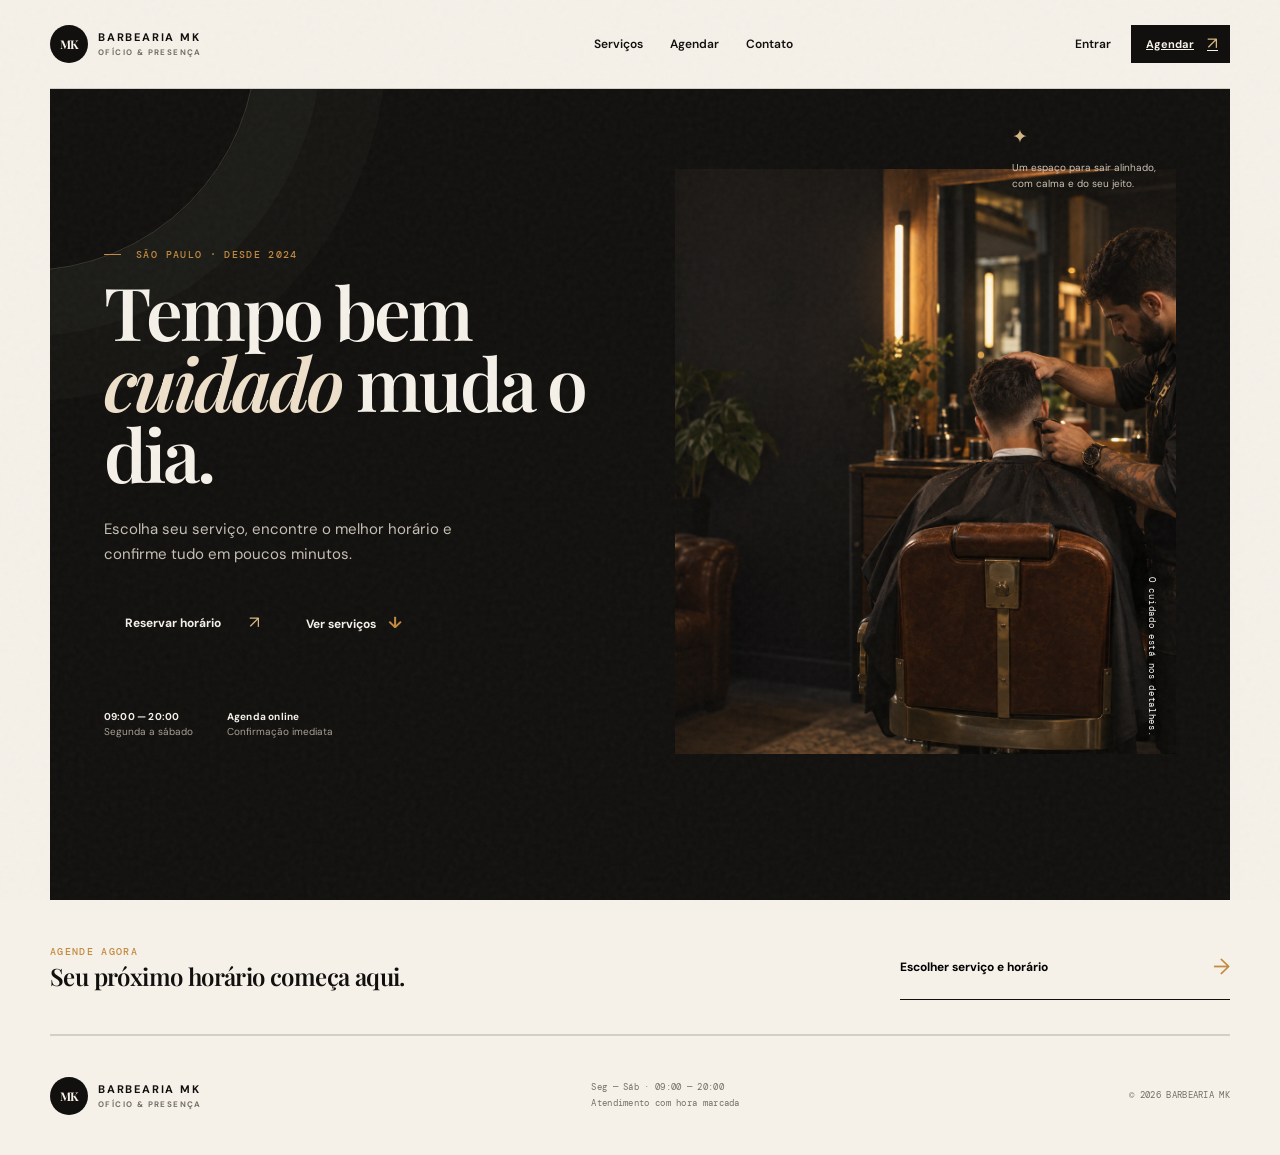
<file: src/main/resources/static/index.html>
<!doctype html>
<html lang="pt-BR">
<head>
  <meta charset="UTF-8" />
  <meta name="viewport" content="width=device-width, initial-scale=1" />
  <meta name="theme-color" content="#11100e" />
  <meta name="description" content="Agende seu horário na Barbearia MK." />
  <link rel="preconnect" href="https://fonts.googleapis.com" />
  <link rel="preconnect" href="https://fonts.gstatic.com" crossorigin />
  <link href="https://fonts.googleapis.com/css2?family=DM+Mono:wght@400;500&family=DM+Sans:wght@400;500;600;700&family=Playfair+Display:ital,wght@0,600;0,700;1,600&display=swap" rel="stylesheet" />
  <link rel="icon" type="image/svg+xml" href="favicon.svg" />
  <link rel="stylesheet" href="styles.css" />
  <link rel="stylesheet" href="pix-payment.css" />
  <title>MK — Barbearia</title>
</head>
<body class="page-home" data-page="home">
  <div class="noise" aria-hidden="true"></div>
  <header class="site-header shell">
    <a class="brand" href="#inicio" aria-label="Barbearia MK, início"><span class="brand-monogram">MK</span><span><b>BARBEARIA MK</b><small>OFÍCIO &amp; PRESENÇA</small></span></a>
    <nav class="main-nav" aria-label="Navegação principal"><a href="servicos.html">Serviços</a><a href="agendar.html">Agendar</a><a href="contato.html">Contato</a></nav>
    <div class="header-actions"><a class="text-button" href="entrar.html">Entrar</a><a class="button button-small" href="agendar.html">Agendar <span>↗</span></a></div>
  </header>

  <main id="inicio">
    <section class="hero shell">
      <div class="hero-copy"><p class="eyebrow"><i></i> SÃO PAULO · DESDE 2024</p><h1>Tempo bem<br /><em>cuidado</em> muda o dia.</h1><p class="hero-lede">Escolha seu serviço, encontre o melhor horário e confirme tudo em poucos minutos.</p><div class="hero-actions"><button class="button booking-trigger" type="button">Reservar horário <span>↗</span></button><a class="quiet-link" href="#servicos">Ver serviços <span>↓</span></a></div><div class="hero-meta"><span><b>09:00 — 20:00</b>Segunda a sábado</span><span><b>Agenda online</b>Confirmação imediata</span></div></div>
      <figure class="hero-image"><img src="barbearia-mk-hero.png" alt="Barbeiro finalizando um corte em uma cadeira de couro" /><figcaption>O cuidado está nos detalhes.</figcaption></figure>
      <aside class="hero-note"><span class="note-star">✦</span><p>Um espaço para sair alinhado, com calma e do seu jeito.</p></aside>
    </section>
    <section class="availability shell" aria-label="Agendamento rápido"><div><p class="eyebrow">AGENDE AGORA</p><h2>Seu próximo horário começa aqui.</h2></div><button class="availability-call booking-trigger" type="button"><span>Escolher serviço e horário</span><b>→</b></button></section>
    <section class="services shell" id="servicos"><div class="section-title"><div><p class="eyebrow">A CASA</p><h2>O essencial,<br />feito com intenção.</h2></div><p>Serviços diretos, bons produtos e atenção completa ao seu tempo.</p></div><div class="service-grid" id="publicServices"><div class="service-loading">Carregando serviços disponíveis...</div></div><button class="quiet-link booking-trigger link-button" type="button">Montar meu atendimento <span>→</span></button></section>
    <section class="steps" id="como-funciona"><div class="shell steps-grid"><div><p class="eyebrow">SEM COMPLICAÇÃO</p><h2>Chegue bem.<br /><em>Saia melhor.</em></h2></div><ol><li><b>01</b><div><h3>Escolha seus serviços</h3><p>Combine corte, barba e acabamento em uma única reserva.</p></div></li><li><b>02</b><div><h3>Defina o melhor horário</h3><p>Veja os períodos disponíveis e confirme quando for mais conveniente.</p></div></li><li><b>03</b><div><h3>Conte com a MK</h3><p>Seu horário fica reservado. É só chegar e aproveitar.</p></div></li></ol></div></section>
    <section class="member-banner shell"><div><p class="eyebrow">JÁ É CLIENTE?</p><h2>Seu próximo horário<br />fica ainda mais simples.</h2></div><div><p>Entre para visualizar, reagendar ou cancelar seus agendamentos sem precisar preencher seus dados novamente.</p><button class="button button-light session-trigger" type="button">Acessar minha conta <span>↗</span></button></div></section>
  </main>
  <footer class="site-footer shell" id="contato"><a class="brand" href="#inicio"><span class="brand-monogram">MK</span><span><b>BARBEARIA MK</b><small>OFÍCIO &amp; PRESENÇA</small></span></a><div><p>Seg — Sáb · 09:00 — 20:00</p><p>Atendimento com hora marcada</p></div><p>© <span id="currentYear"></span> BARBEARIA MK</p></footer>

  <div class="modal-layer" id="modalLayer" aria-hidden="true">
    <section class="modal booking-modal" id="bookingModal" aria-labelledby="bookingTitle" role="dialog" aria-modal="true" hidden><button class="modal-close" type="button" data-close-modal aria-label="Fechar">×</button><div class="modal-intro"><p class="eyebrow">AGENDE SEU HORÁRIO</p><h2 id="bookingTitle">Vamos cuidar<br />do seu tempo.</h2><p>Selecione os serviços e um horário. A disponibilidade é confirmada no momento da reserva.</p><div class="booking-help"><span>◷</span><p>Atendimentos de segunda a sábado, das 09:00 às 20:00.</p></div></div><form class="appointment-form" id="appointmentForm"><div class="form-mode" id="bookingIdentityNotice"><span class="form-mode-dot"></span><span>Agendamento público</span><button type="button" class="inline-action session-trigger">Entrar na conta</button></div><fieldset class="identity-fields" id="publicIdentityFields"><legend>Seus dados</legend><div class="form-row two"><label>Nome completo<input name="nome" autocomplete="name" required placeholder="Como podemos te chamar?" /></label><label>Telefone<input name="telefone" autocomplete="tel" inputmode="tel" required placeholder="(11) 99999-9999" /></label></div><label>E-mail<input name="email" autocomplete="email" type="email" required placeholder="voce@email.com" /></label></fieldset><fieldset><legend>Escolha os serviços</legend><div class="service-picker" id="bookingServices"><p class="field-message">Buscando serviços...</p></div></fieldset><fieldset><legend>Data e horário</legend><div class="form-row two"><label>Data<input name="data" type="date" required /></label><label>Horário<select name="horario" required disabled><option value="">Selecione uma data</option></select></label></div><p class="availability-message" id="availabilityMessage">Selecione uma data para ver os horários sugeridos.</p></fieldset><fieldset><legend>Pagamento</legend><div class="payment-options"><label class="payment-option"><input type="radio" name="pagamento" value="NO_LOCAL" checked /><span><b>Pagar no local</b><small>Pagamento no dia do atendimento</small></span></label><label class="payment-option"><input type="radio" name="pagamento" value="ONLINE" /><span><b>Pagamento online</b><small>Já confirmado</small></span></label></div></fieldset><div class="form-summary" id="bookingSummary"><span>Nenhum serviço selecionado</span><b>R$ 0,00</b></div><button class="button form-submit" type="submit"><span>Confirmar agendamento</span><b>↗</b></button><p class="form-feedback" id="bookingFeedback" role="status"></p></form></section>
    <!-- Alterado pelo Codex: modal seguro de pagamento PIX, sem status definido pelo cliente. -->
    <section class="modal payment-modal" id="paymentModal" aria-labelledby="paymentTitle" role="dialog" aria-modal="true" hidden><button class="modal-close" type="button" data-close-modal aria-label="Fechar">×</button><p class="eyebrow">PAGAMENTO PIX</p><h2 id="paymentTitle">Confirme seu<br /><em>horário.</em></h2><p id="pixExpiry" class="pix-expiry"></p><img id="pixQrImage" class="pix-qr-image" alt="QR Code PIX" hidden /><label class="pix-code-label">PIX copia e cola<textarea id="pixCopyCode" readonly aria-label="Código PIX copia e cola"></textarea></label><div class="pix-actions"><button class="button button-small" type="button" data-copy-pix>Copiar código <span>↗</span></button><a id="pixTicketLink" class="quiet-link" target="_blank" rel="noopener noreferrer" hidden>Ver cobrança <span>↗</span></a></div><button id="pixRetryButton" class="mini-button" type="button" data-retry-pix hidden>Tentar gerar PIX novamente</button><p class="form-feedback" id="pixFeedback" role="status"></p></section>
    <section class="modal auth-modal" id="authModal" aria-labelledby="authTitle" role="dialog" aria-modal="true" hidden><button class="modal-close" type="button" data-close-modal aria-label="Fechar">×</button><div class="auth-art"><span class="brand-monogram">MK</span><p class="eyebrow">BEM-VINDO À CASA</p><h2>Seu tempo,<br /><em>em boas mãos.</em></h2><p>Entre para administrar seus horários ou crie sua conta para aproveitar a experiência completa.</p></div><div class="auth-content"><div class="auth-tabs" role="tablist"><button class="active" type="button" data-auth-tab="login">Entrar</button><button type="button" data-auth-tab="register">Criar conta</button></div><form id="loginForm" class="auth-form"><h2 id="authTitle">Que bom ter você de volta.</h2><label>E-mail<input type="email" name="email" autocomplete="email" required placeholder="voce@email.com" /></label><label>Senha<input type="password" name="senha" autocomplete="current-password" required placeholder="Sua senha" /></label><button class="button form-submit" type="submit"><span>Entrar na minha conta</span><b>→</b></button><p class="form-feedback" role="status"></p></form><form id="registerForm" class="auth-form" hidden><h2>Crie sua conta.</h2><label>Nome completo<input name="nome" autocomplete="name" required placeholder="Seu nome" /></label><label>Telefone<input name="numTel" autocomplete="tel" required placeholder="(11) 99999-9999" /></label><label>E-mail<input type="email" name="email" autocomplete="email" required placeholder="voce@email.com" /></label><label>Senha<input type="password" name="senha" autocomplete="new-password" minlength="4" required placeholder="Pelo menos 4 caracteres" /></label><button class="button form-submit" type="submit"><span>Criar minha conta</span><b>→</b></button><p class="form-feedback" role="status"></p></form></div></section>
    <section class="modal portal-modal" id="portalModal" aria-labelledby="portalTitle" role="dialog" aria-modal="true" hidden><button class="modal-close" type="button" data-close-modal aria-label="Fechar">×</button><aside class="portal-sidebar"><a class="brand" href="#inicio"><span class="brand-monogram">MK</span><span><b>BARBEARIA MK</b><small>MINHA ÁREA</small></span></a><div class="account-card"><span class="account-avatar" id="accountInitials">MK</span><p><b id="accountName">Sua conta</b><small id="accountRole">Cliente</small></p></div><nav id="portalNav" aria-label="Menu da conta"></nav><div class="portal-side-bottom"><button class="side-action" id="logoutButton" type="button">Sair da conta <span>↗</span></button><button class="side-action subtle" id="apiSettingsButton" type="button">Conexão da API</button></div></aside><div class="portal-content"><div class="portal-topline"><p class="eyebrow" id="portalKicker">MINHA ÁREA</p><button class="button button-small booking-trigger" type="button">Novo agendamento <span>↗</span></button></div><div id="portalView"></div></div></section>
    <section class="modal settings-modal" id="settingsModal" aria-labelledby="settingsTitle" role="dialog" aria-modal="true" hidden><button class="modal-close" type="button" data-close-modal aria-label="Fechar">×</button><p class="eyebrow">CONEXÃO</p><h2 id="settingsTitle">Endereço da API</h2><p>Quando o site é aberto pelo servidor da barbearia, deixe o campo em branco. Para testar em outro endereço, informe a URL completa.</p><form id="apiSettingsForm"><label>URL da API<input id="apiUrlInput" type="url" placeholder="http://localhost:8080" /></label><button class="button form-submit" type="submit"><span>Salvar endereço</span><b>→</b></button><p class="form-feedback" role="status"></p></form></section>
  </div>
  <div class="toast-region" id="toastRegion" aria-live="polite"></div><script src="app.js"></script>
</body>
</html>
</file>
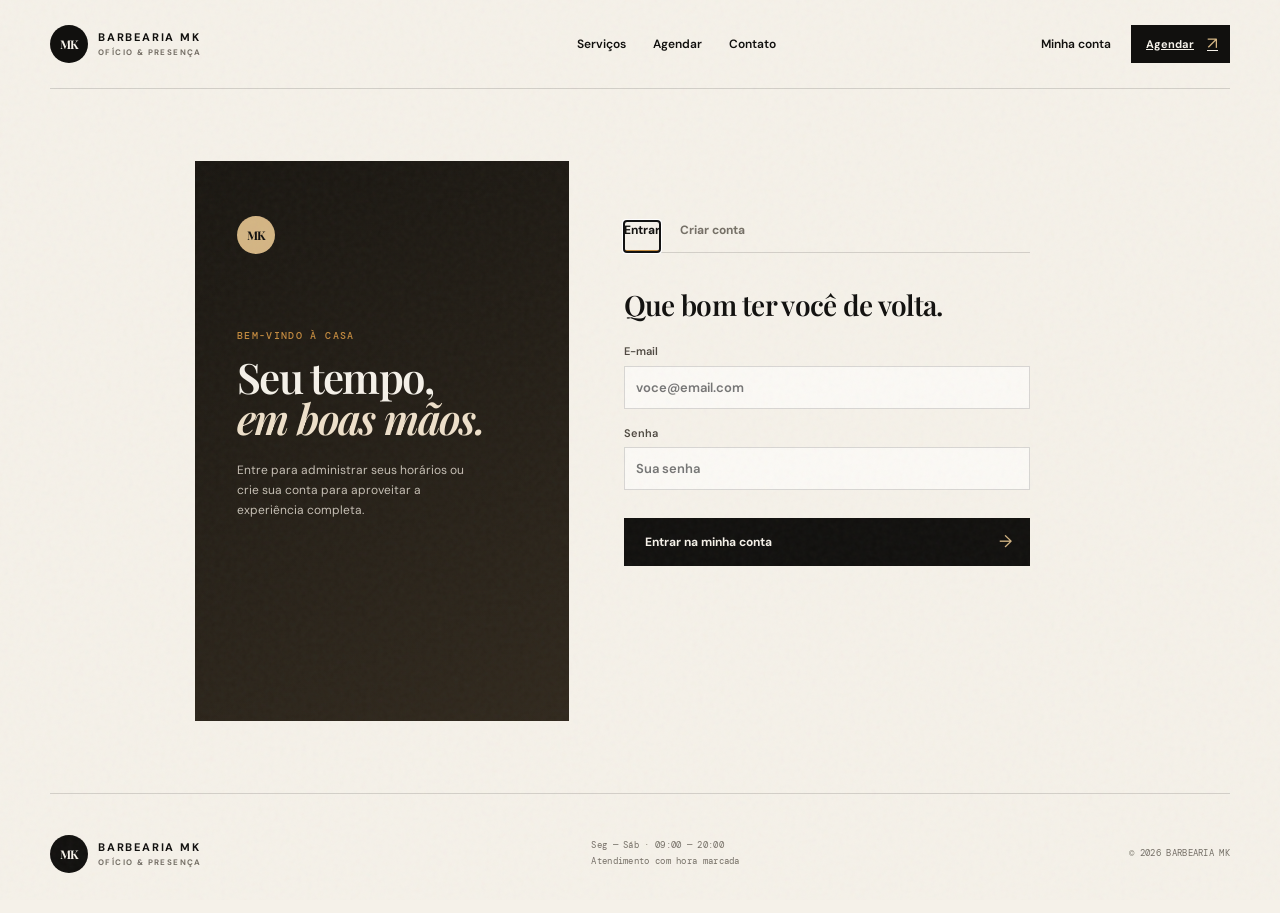
<file: src/main/resources/static/admin.html>
<!doctype html>
<html lang="pt-BR"><head><meta charset="UTF-8" /><meta name="viewport" content="width=device-width, initial-scale=1" /><meta name="theme-color" content="#11100e" /><link rel="preconnect" href="https://fonts.googleapis.com" /><link rel="preconnect" href="https://fonts.gstatic.com" crossorigin /><link href="https://fonts.googleapis.com/css2?family=DM+Mono:wght@400;500&family=DM+Sans:wght@400;500;600;700&family=Playfair+Display:ital,wght@0,600;0,700;1,600&display=swap" rel="stylesheet" /><link rel="icon" type="image/svg+xml" href="favicon.svg" /><link rel="stylesheet" href="styles.css" /><title>Administração — Barbearia MK</title></head>
<body class="page-portal" data-page="admin"><div class="noise" aria-hidden="true"></div><header class="site-header shell"><a class="brand" href="index.html"><span class="brand-monogram">MK</span><span><b>BARBEARIA MK</b><small>OFÍCIO &amp; PRESENÇA</small></span></a><nav class="main-nav" aria-label="Navegação principal"><a href="servicos.html">Serviços</a><a href="agendar.html">Agendar</a><a href="contato.html">Contato</a></nav><div class="header-actions"><a class="text-button" href="minha-conta.html">Minha conta</a><a class="button button-small" href="agendar.html">Agendar <span>↗</span></a></div></header>
<main><div class="modal-layer" id="modalLayer" aria-hidden="false"><section class="modal portal-modal" id="portalModal" aria-labelledby="portalTitle" role="main"><aside class="portal-sidebar"><a class="brand" href="index.html"><span class="brand-monogram">MK</span><span><b>BARBEARIA MK</b><small>GESTÃO MK</small></span></a><div class="account-card"><span class="account-avatar" id="accountInitials">MK</span><p><b id="accountName">Administrador</b><small id="accountRole">Administrador</small></p></div><nav id="portalNav" aria-label="Menu da administração"></nav><div class="portal-side-bottom"><button class="side-action" id="logoutButton" type="button">Sair da conta <span>↗</span></button></div></aside><div class="portal-content"><div class="portal-topline"><p class="eyebrow" id="portalKicker">GESTÃO MK</p><a class="button button-small" href="agendar.html">Novo agendamento <span>↗</span></a></div><div id="portalView"></div></div></section></div></main>
<footer class="site-footer shell"><a class="brand" href="index.html"><span class="brand-monogram">MK</span><span><b>BARBEARIA MK</b><small>OFÍCIO &amp; PRESENÇA</small></span></a><div><p>Seg — Sáb · 09:00 — 20:00</p><p>Atendimento com hora marcada</p></div><p>© <span id="currentYear"></span> BARBEARIA MK</p></footer><div class="toast-region" id="toastRegion" aria-live="polite"></div><script src="app.js"></script></body></html>
</file>
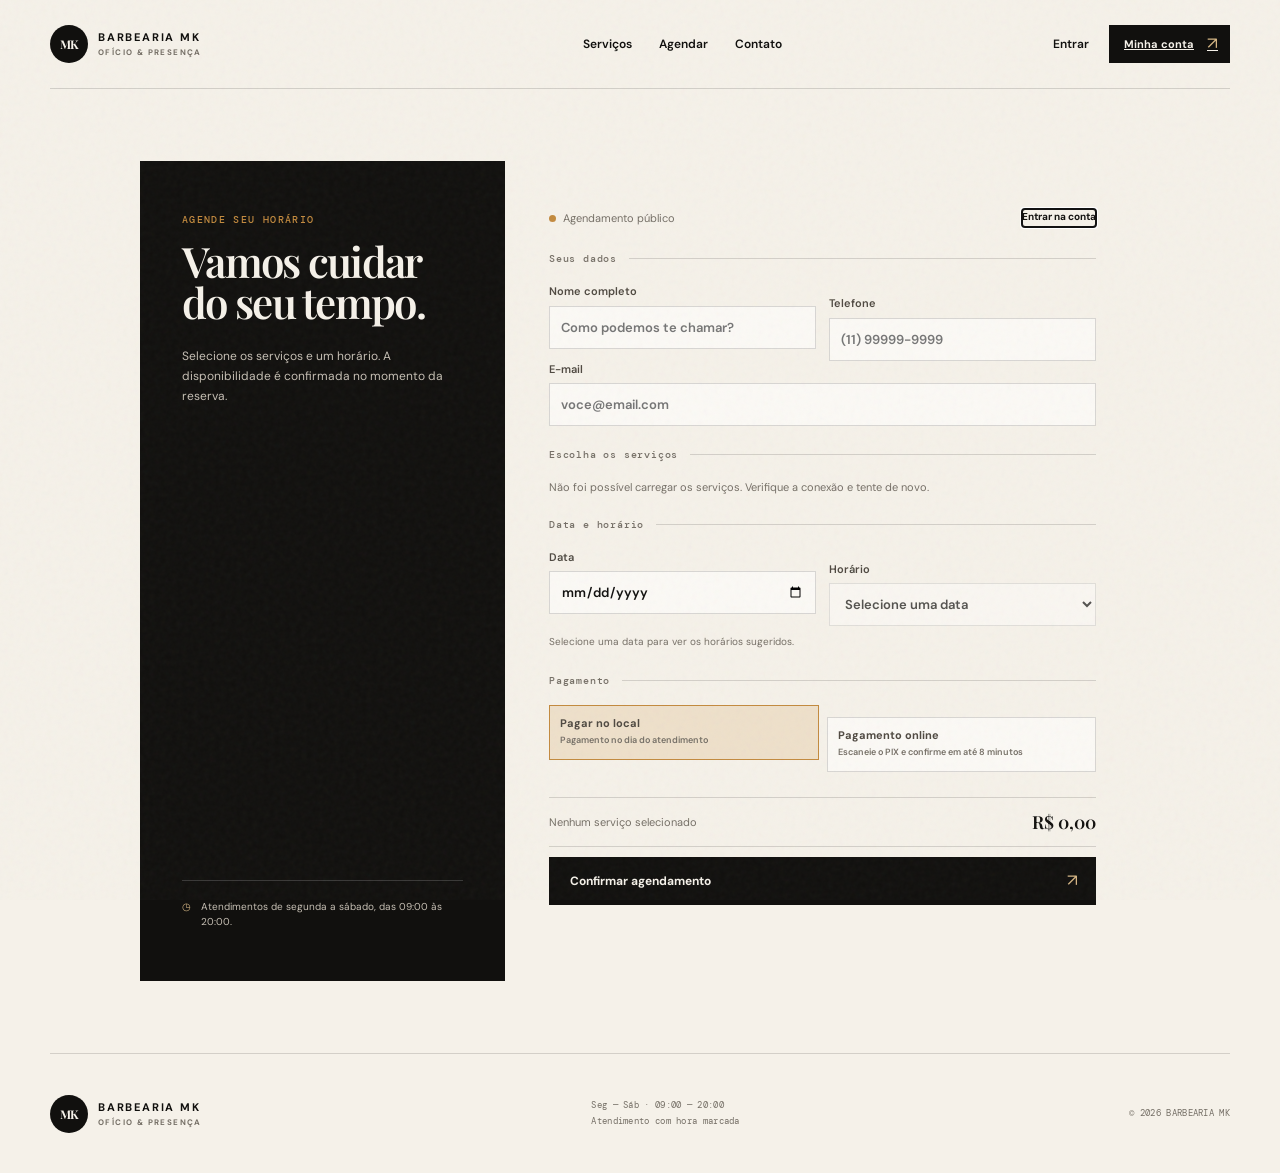
<file: src/main/resources/static/agendar.html>
<!doctype html>
<html lang="pt-BR"><head><meta charset="UTF-8" /><meta name="viewport" content="width=device-width, initial-scale=1" /><meta name="theme-color" content="#11100e" /><link rel="preconnect" href="https://fonts.googleapis.com" /><link rel="preconnect" href="https://fonts.gstatic.com" crossorigin /><link href="https://fonts.googleapis.com/css2?family=DM+Mono:wght@400;500&family=DM+Sans:wght@400;500;600;700&family=Playfair+Display:ital,wght@0,600;0,700;1,600&display=swap" rel="stylesheet" /><link rel="icon" type="image/svg+xml" href="favicon.svg" /><link rel="stylesheet" href="styles.css" /><link rel="stylesheet" href="pix-payment.css" /><title>Agendar — Barbearia MK</title></head>
<body class="page-booking" data-page="booking"><div class="noise" aria-hidden="true"></div><header class="site-header shell"><a class="brand" href="index.html"><span class="brand-monogram">MK</span><span><b>BARBEARIA MK</b><small>OFÍCIO &amp; PRESENÇA</small></span></a><nav class="main-nav" aria-label="Navegação principal"><a href="servicos.html">Serviços</a><a href="agendar.html">Agendar</a><a href="contato.html">Contato</a></nav><div class="header-actions"><a class="text-button" href="entrar.html">Entrar</a><a class="button button-small" href="minha-conta.html">Minha conta <span>↗</span></a></div></header>
<main><div class="modal-layer" id="modalLayer" aria-hidden="false"><section class="modal booking-modal" id="bookingModal" aria-labelledby="bookingTitle" role="main"><div class="modal-intro"><p class="eyebrow">AGENDE SEU HORÁRIO</p><h2 id="bookingTitle">Vamos cuidar<br />do seu tempo.</h2><p>Selecione os serviços e um horário. A disponibilidade é confirmada no momento da reserva.</p><div class="booking-help"><span>◷</span><p>Atendimentos de segunda a sábado, das 09:00 às 20:00.</p></div></div><form class="appointment-form" id="appointmentForm"><div class="form-mode" id="bookingIdentityNotice"><span class="form-mode-dot"></span><span>Agendamento público</span><a href="entrar.html" class="inline-action">Entrar na conta</a></div><fieldset class="identity-fields" id="publicIdentityFields"><legend>Seus dados</legend><div class="form-row two"><label>Nome completo<input name="nome" autocomplete="name" required placeholder="Como podemos te chamar?" /></label><label>Telefone<input name="telefone" autocomplete="tel" inputmode="tel" required placeholder="(11) 99999-9999" /></label></div><label>E-mail<input name="email" autocomplete="email" type="email" required placeholder="voce@email.com" /></label></fieldset><fieldset><legend>Escolha os serviços</legend><div class="service-picker" id="bookingServices"><p class="field-message">Buscando serviços...</p></div></fieldset><fieldset><legend>Data e horário</legend><div class="form-row two"><label>Data<input name="data" type="date" required /></label><label>Horário<select name="horario" required disabled><option value="">Selecione uma data</option></select></label></div><p class="availability-message" id="availabilityMessage">Selecione uma data para ver os horários sugeridos.</p></fieldset><fieldset><legend>Pagamento</legend><div class="payment-options"><label class="payment-option"><input type="radio" name="pagamento" value="NO_LOCAL" checked /><span><b>Pagar no local</b><small>Pagamento no dia do atendimento</small></span></label><label class="payment-option"><input type="radio" name="pagamento" value="ONLINE" /><span><b>Pagamento online</b><small>Escaneie o PIX e confirme em até 8 minutos</small></span></label></div></fieldset><div class="form-summary" id="bookingSummary"><span>Nenhum serviço selecionado</span><b>R$ 0,00</b></div><button class="button form-submit" type="submit"><span>Confirmar agendamento</span><b>↗</b></button><p class="form-feedback" id="bookingFeedback" role="status"></p></form></section><!-- Alterado pelo Codex: modal seguro de pagamento PIX. --><section class="modal payment-modal" id="paymentModal" aria-labelledby="paymentTitle" role="dialog" aria-modal="true" hidden><button class="modal-close" type="button" data-close-modal aria-label="Fechar">×</button><p class="eyebrow">PAGAMENTO PIX</p><h2 id="paymentTitle">Confirme seu<br /><em>horário.</em></h2><p id="pixExpiry" class="pix-expiry"></p><img id="pixQrImage" class="pix-qr-image" alt="QR Code PIX" hidden /><label class="pix-code-label">PIX copia e cola<textarea id="pixCopyCode" readonly aria-label="Código PIX copia e cola"></textarea></label><div class="pix-actions"><button class="button button-small" type="button" data-copy-pix>Copiar código <span>↗</span></button><a id="pixTicketLink" class="quiet-link" target="_blank" rel="noopener noreferrer" hidden>Ver cobrança <span>↗</span></a></div><button id="pixRetryButton" class="mini-button" type="button" data-retry-pix hidden>Tentar gerar PIX novamente</button><p class="form-feedback" id="pixFeedback" role="status"></p></section></div></main>
<footer class="site-footer shell"><a class="brand" href="index.html"><span class="brand-monogram">MK</span><span><b>BARBEARIA MK</b><small>OFÍCIO &amp; PRESENÇA</small></span></a><div><p>Seg — Sáb · 09:00 — 20:00</p><p>Atendimento com hora marcada</p></div><p>© <span id="currentYear"></span> BARBEARIA MK</p></footer><div class="toast-region" id="toastRegion" aria-live="polite"></div><script src="app.js"></script></body></html>
</file>
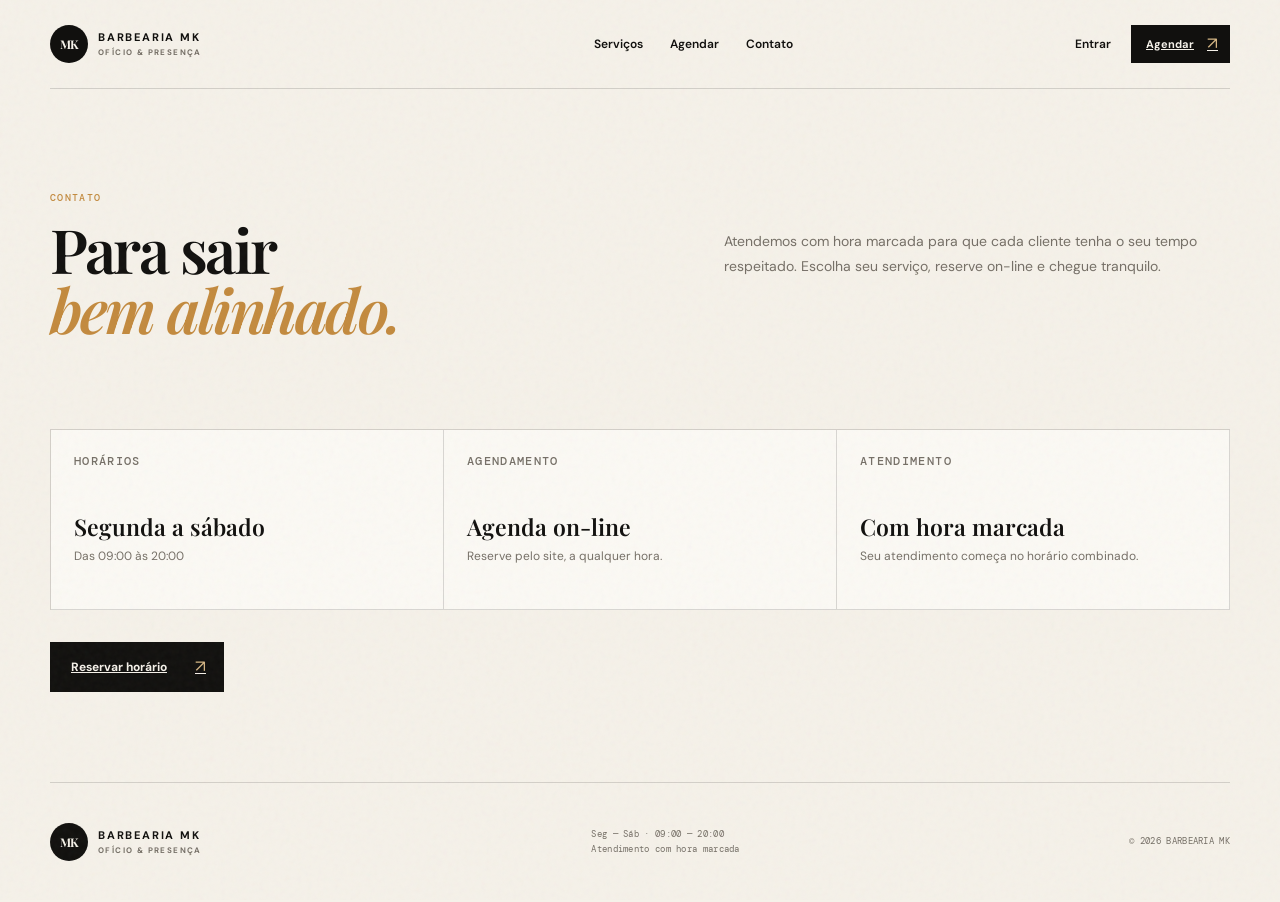
<file: src/main/resources/static/contato.html>
<!doctype html>
<html lang="pt-BR"><head><meta charset="UTF-8" /><meta name="viewport" content="width=device-width, initial-scale=1" /><meta name="theme-color" content="#11100e" /><link rel="preconnect" href="https://fonts.googleapis.com" /><link rel="preconnect" href="https://fonts.gstatic.com" crossorigin /><link href="https://fonts.googleapis.com/css2?family=DM+Mono:wght@400;500&family=DM+Sans:wght@400;500;600;700&family=Playfair+Display:ital,wght@0,600;0,700;1,600&display=swap" rel="stylesheet" /><link rel="icon" type="image/svg+xml" href="favicon.svg" /><link rel="stylesheet" href="styles.css" /><title>Contato — Barbearia MK</title></head>
<body data-page="contact"><div class="noise" aria-hidden="true"></div><header class="site-header shell"><a class="brand" href="index.html"><span class="brand-monogram">MK</span><span><b>BARBEARIA MK</b><small>OFÍCIO &amp; PRESENÇA</small></span></a><nav class="main-nav" aria-label="Navegação principal"><a href="servicos.html">Serviços</a><a href="agendar.html">Agendar</a><a href="contato.html">Contato</a></nav><div class="header-actions"><a class="text-button" href="entrar.html">Entrar</a><a class="button button-small" href="agendar.html">Agendar <span>↗</span></a></div></header>
<main class="inner-page shell"><section class="inner-intro"><div><p class="eyebrow">CONTATO</p><h1>Para sair<br /><em>bem alinhado.</em></h1></div><p>Atendemos com hora marcada para que cada cliente tenha o seu tempo respeitado. Escolha seu serviço, reserve on-line e chegue tranquilo.</p></section><section class="contact-grid"><article><p class="eyebrow">HORÁRIOS</p><h2>Segunda a sábado</h2><p>Das 09:00 às 20:00</p></article><article><p class="eyebrow">AGENDAMENTO</p><h2>Agenda on-line</h2><p>Reserve pelo site, a qualquer hora.</p></article><article><p class="eyebrow">ATENDIMENTO</p><h2>Com hora marcada</h2><p>Seu atendimento começa no horário combinado.</p></article></section><a class="button" href="agendar.html" style="margin-top:32px">Reservar horário <span>↗</span></a></main>
<footer class="site-footer shell"><a class="brand" href="index.html"><span class="brand-monogram">MK</span><span><b>BARBEARIA MK</b><small>OFÍCIO &amp; PRESENÇA</small></span></a><div><p>Seg — Sáb · 09:00 — 20:00</p><p>Atendimento com hora marcada</p></div><p>© <span id="currentYear"></span> BARBEARIA MK</p></footer><div class="toast-region" id="toastRegion" aria-live="polite"></div><script src="app.js"></script></body></html>
</file>
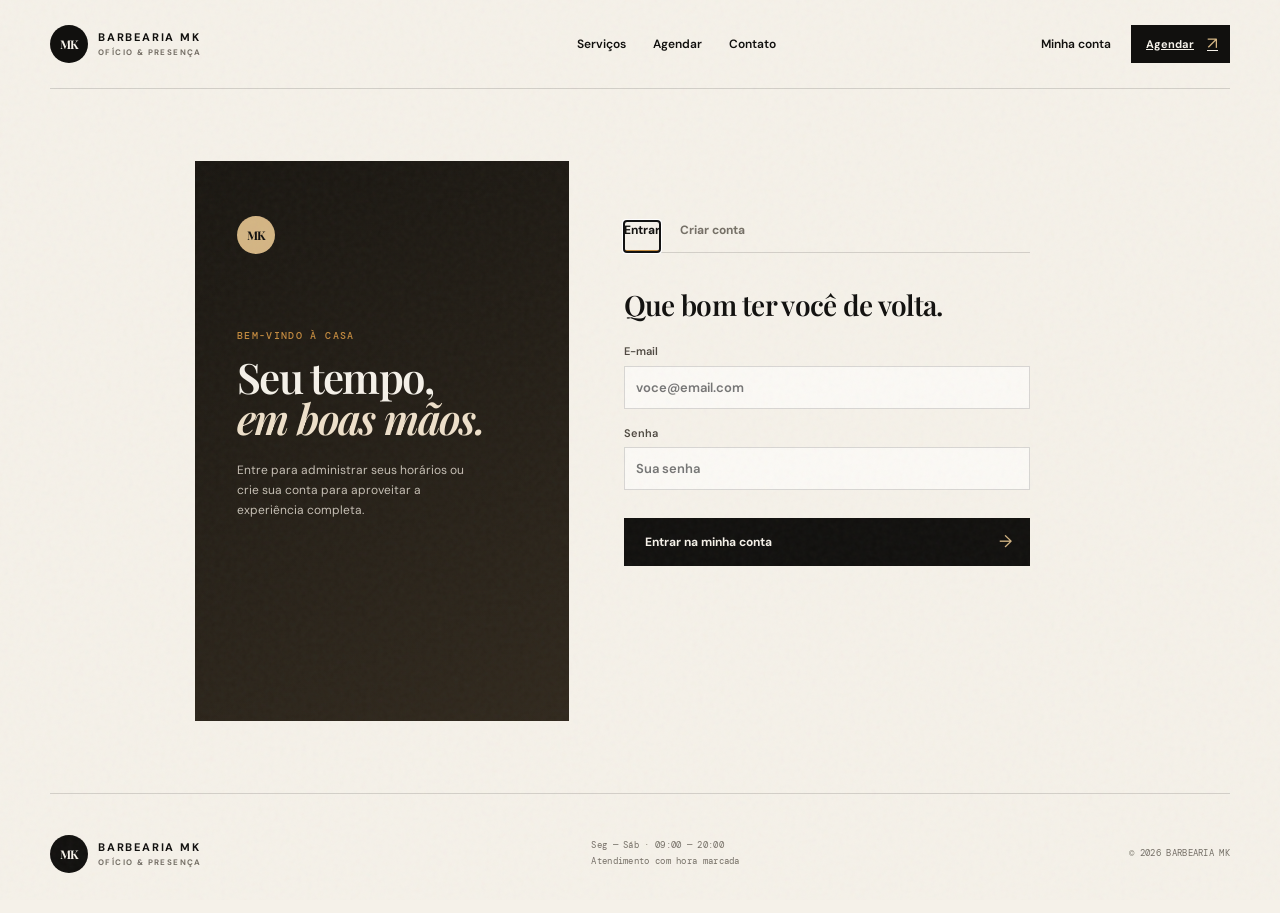
<file: src/main/resources/static/entrar.html>
<!doctype html>
<html lang="pt-BR"><head><meta charset="UTF-8" /><meta name="viewport" content="width=device-width, initial-scale=1" /><meta name="theme-color" content="#11100e" /><link rel="preconnect" href="https://fonts.googleapis.com" /><link rel="preconnect" href="https://fonts.gstatic.com" crossorigin /><link href="https://fonts.googleapis.com/css2?family=DM+Mono:wght@400;500&family=DM+Sans:wght@400;500;600;700&family=Playfair+Display:ital,wght@0,600;0,700;1,600&display=swap" rel="stylesheet" /><link rel="icon" type="image/svg+xml" href="favicon.svg" /><link rel="stylesheet" href="styles.css" /><title>Entrar — Barbearia MK</title></head>
<body class="page-auth" data-page="auth"><div class="noise" aria-hidden="true"></div><header class="site-header shell"><a class="brand" href="index.html"><span class="brand-monogram">MK</span><span><b>BARBEARIA MK</b><small>OFÍCIO &amp; PRESENÇA</small></span></a><nav class="main-nav" aria-label="Navegação principal"><a href="servicos.html">Serviços</a><a href="agendar.html">Agendar</a><a href="contato.html">Contato</a></nav><div class="header-actions"><a class="text-button" href="minha-conta.html">Minha conta</a><a class="button button-small" href="agendar.html">Agendar <span>↗</span></a></div></header>
<main><div class="modal-layer" id="modalLayer" aria-hidden="false"><section class="modal auth-modal" id="authModal" aria-labelledby="authTitle" role="main"><div class="auth-art"><span class="brand-monogram">MK</span><p class="eyebrow">BEM-VINDO À CASA</p><h2>Seu tempo,<br /><em>em boas mãos.</em></h2><p>Entre para administrar seus horários ou crie sua conta para aproveitar a experiência completa.</p></div><div class="auth-content"><div class="auth-tabs" role="tablist"><button class="active" type="button" data-auth-tab="login">Entrar</button><button type="button" data-auth-tab="register">Criar conta</button></div><form id="loginForm" class="auth-form"><h2 id="authTitle">Que bom ter você de volta.</h2><label>E-mail<input type="email" name="email" autocomplete="email" required placeholder="voce@email.com" /></label><label>Senha<input type="password" name="senha" autocomplete="current-password" required placeholder="Sua senha" /></label><button class="button form-submit" type="submit"><span>Entrar na minha conta</span><b>→</b></button><p class="form-feedback" role="status"></p></form><form id="registerForm" class="auth-form" hidden><h2>Crie sua conta.</h2><label>Nome completo<input name="nome" autocomplete="name" required placeholder="Seu nome" /></label><label>Telefone<input name="numTel" autocomplete="tel" required placeholder="(11) 99999-9999" /></label><label>E-mail<input type="email" name="email" autocomplete="email" required placeholder="voce@email.com" /></label><label>Senha<input type="password" name="senha" autocomplete="new-password" minlength="4" required placeholder="Pelo menos 4 caracteres" /></label><button class="button form-submit" type="submit"><span>Criar minha conta</span><b>→</b></button><p class="form-feedback" role="status"></p></form></div></section></div></main>
<footer class="site-footer shell"><a class="brand" href="index.html"><span class="brand-monogram">MK</span><span><b>BARBEARIA MK</b><small>OFÍCIO &amp; PRESENÇA</small></span></a><div><p>Seg — Sáb · 09:00 — 20:00</p><p>Atendimento com hora marcada</p></div><p>© <span id="currentYear"></span> BARBEARIA MK</p></footer><div class="toast-region" id="toastRegion" aria-live="polite"></div><script src="app.js"></script></body></html>
</file>
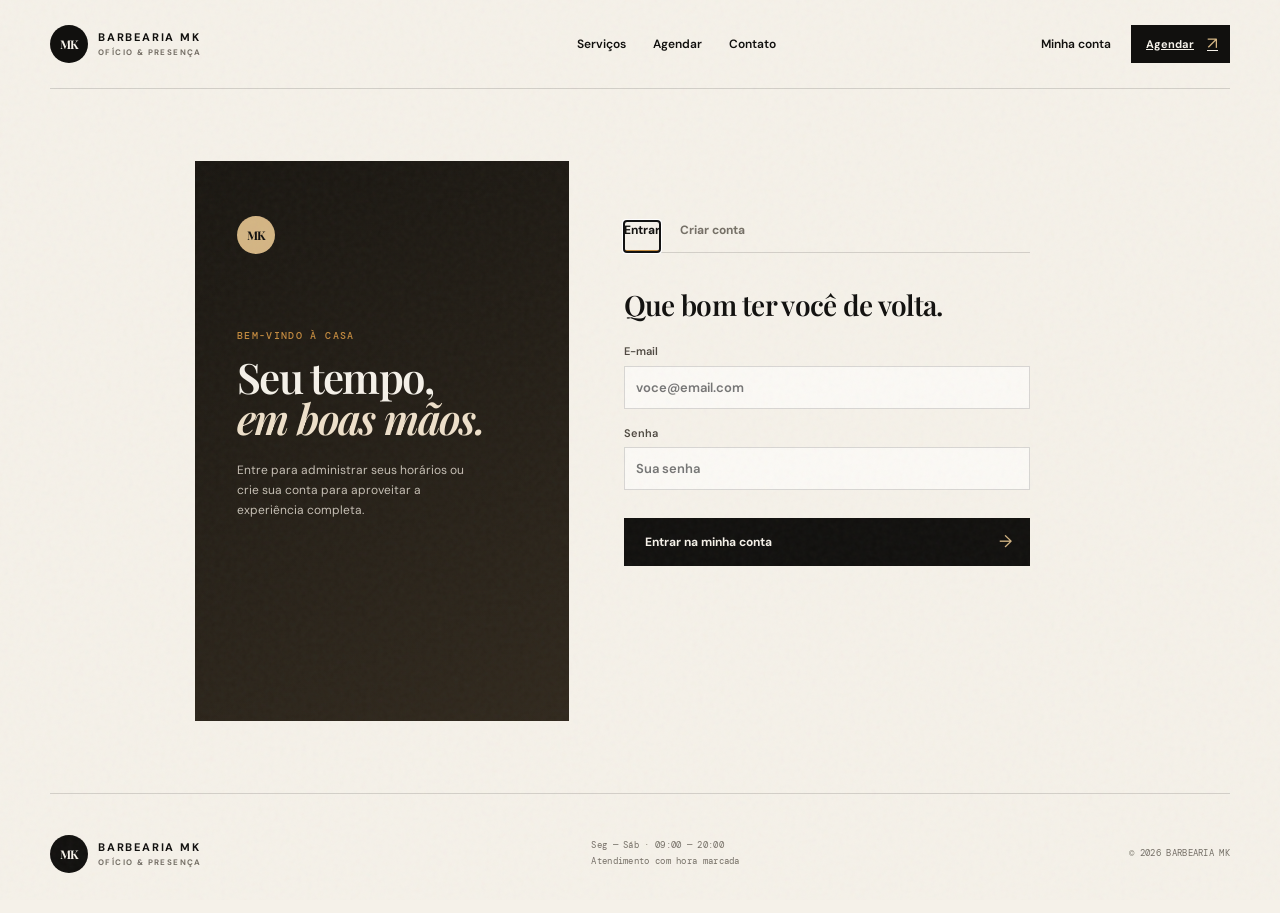
<file: src/main/resources/static/minha-conta.html>
<!doctype html>
<html lang="pt-BR"><head><meta charset="UTF-8" /><meta name="viewport" content="width=device-width, initial-scale=1" /><meta name="theme-color" content="#11100e" /><link rel="preconnect" href="https://fonts.googleapis.com" /><link rel="preconnect" href="https://fonts.gstatic.com" crossorigin /><link href="https://fonts.googleapis.com/css2?family=DM+Mono:wght@400;500&family=DM+Sans:wght@400;500;600;700&family=Playfair+Display:ital,wght@0,600;0,700;1,600&display=swap" rel="stylesheet" /><link rel="icon" type="image/svg+xml" href="favicon.svg" /><link rel="stylesheet" href="styles.css" /><title>Minha conta — Barbearia MK</title></head>
<body class="page-portal" data-page="account"><div class="noise" aria-hidden="true"></div><header class="site-header shell"><a class="brand" href="index.html"><span class="brand-monogram">MK</span><span><b>BARBEARIA MK</b><small>OFÍCIO &amp; PRESENÇA</small></span></a><nav class="main-nav" aria-label="Navegação principal"><a href="servicos.html">Serviços</a><a href="agendar.html">Agendar</a><a href="contato.html">Contato</a></nav><div class="header-actions"><a class="text-button" href="entrar.html">Entrar</a><a class="button button-small" href="agendar.html">Agendar <span>↗</span></a></div></header>
<main><div class="modal-layer" id="modalLayer" aria-hidden="false"><section class="modal portal-modal" id="portalModal" aria-labelledby="portalTitle" role="main"><aside class="portal-sidebar"><a class="brand" href="index.html"><span class="brand-monogram">MK</span><span><b>BARBEARIA MK</b><small>MINHA ÁREA</small></span></a><div class="account-card"><span class="account-avatar" id="accountInitials">MK</span><p><b id="accountName">Sua conta</b><small id="accountRole">Cliente</small></p></div><nav id="portalNav" aria-label="Menu da conta"></nav><div class="portal-side-bottom"><button class="side-action" id="logoutButton" type="button">Sair da conta <span>↗</span></button></div></aside><div class="portal-content"><div class="portal-topline"><p class="eyebrow" id="portalKicker">MINHA ÁREA</p><a class="button button-small" href="agendar.html">Novo agendamento <span>↗</span></a></div><div id="portalView"></div></div></section></div></main>
<footer class="site-footer shell"><a class="brand" href="index.html"><span class="brand-monogram">MK</span><span><b>BARBEARIA MK</b><small>OFÍCIO &amp; PRESENÇA</small></span></a><div><p>Seg — Sáb · 09:00 — 20:00</p><p>Atendimento com hora marcada</p></div><p>© <span id="currentYear"></span> BARBEARIA MK</p></footer><div class="toast-region" id="toastRegion" aria-live="polite"></div><script src="app.js"></script></body></html>
</file>
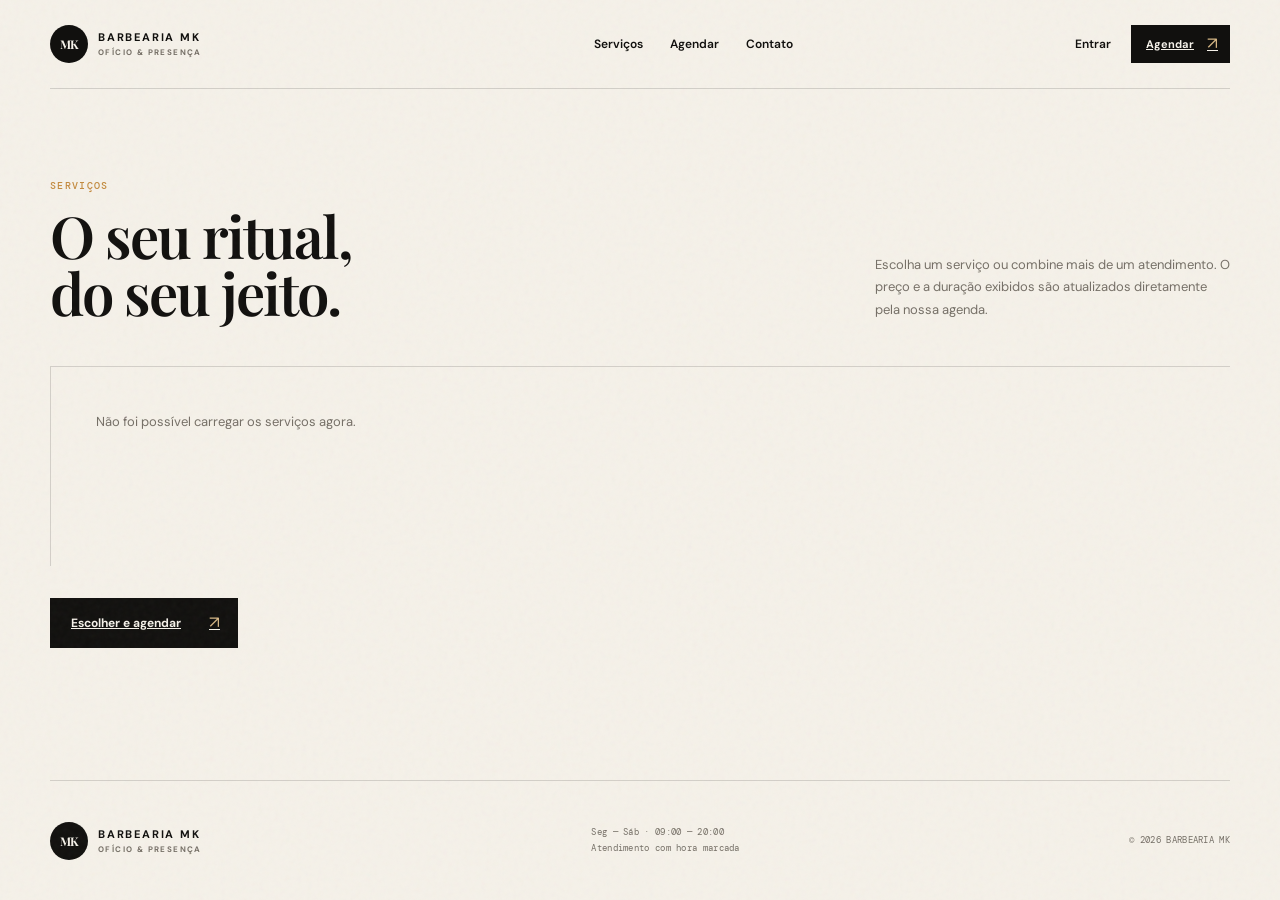
<file: src/main/resources/static/servicos.html>
<!doctype html>
<html lang="pt-BR"><head><meta charset="UTF-8" /><meta name="viewport" content="width=device-width, initial-scale=1" /><meta name="theme-color" content="#11100e" /><link rel="preconnect" href="https://fonts.googleapis.com" /><link rel="preconnect" href="https://fonts.gstatic.com" crossorigin /><link href="https://fonts.googleapis.com/css2?family=DM+Mono:wght@400;500&family=DM+Sans:wght@400;500;600;700&family=Playfair+Display:ital,wght@0,600;0,700;1,600&display=swap" rel="stylesheet" /><link rel="icon" type="image/svg+xml" href="favicon.svg" /><link rel="stylesheet" href="styles.css" /><title>Serviços — Barbearia MK</title></head>
<body data-page="services"><div class="noise" aria-hidden="true"></div><header class="site-header shell"><a class="brand" href="index.html"><span class="brand-monogram">MK</span><span><b>BARBEARIA MK</b><small>OFÍCIO &amp; PRESENÇA</small></span></a><nav class="main-nav" aria-label="Navegação principal"><a href="servicos.html">Serviços</a><a href="agendar.html">Agendar</a><a href="contato.html">Contato</a></nav><div class="header-actions"><a class="text-button" href="entrar.html">Entrar</a><a class="button button-small" href="agendar.html">Agendar <span>↗</span></a></div></header>
<main class="inner-page shell"><div class="section-title"><div><p class="eyebrow">SERVIÇOS</p><h1>O seu ritual,<br />do seu jeito.</h1></div><p>Escolha um serviço ou combine mais de um atendimento. O preço e a duração exibidos são atualizados diretamente pela nossa agenda.</p></div><div class="service-grid" id="publicServices"><div class="service-loading">Carregando serviços disponíveis...</div></div><a class="button" href="agendar.html" style="margin-top:32px">Escolher e agendar <span>↗</span></a></main>
<footer class="site-footer shell"><a class="brand" href="index.html"><span class="brand-monogram">MK</span><span><b>BARBEARIA MK</b><small>OFÍCIO &amp; PRESENÇA</small></span></a><div><p>Seg — Sáb · 09:00 — 20:00</p><p>Atendimento com hora marcada</p></div><p>© <span id="currentYear"></span> BARBEARIA MK</p></footer><div class="toast-region" id="toastRegion" aria-live="polite"></div><script src="app.js"></script></body></html>
</file>
<file: src/main/resources/static/styles.css>
:root{--ink:#11100e;--ink-soft:#222019;--paper:#f5f1e9;--paper-deep:#eae2d5;--sand:#d4b584;--sand-soft:#eee0ca;--gold:#c38a3e;--red:#b54c43;--green:#42735e;--muted:#756f66;--line:rgba(17,16,14,.15);--serif:"Playfair Display",Georgia,serif;--sans:"DM Sans",Arial,sans-serif;--mono:"DM Mono",monospace}*{box-sizing:border-box}html{scroll-behavior:smooth}body{margin:0;min-width:320px;background:var(--paper);color:var(--ink);font:16px/1.5 var(--sans)}button,input,select{font:inherit}button{cursor:pointer}.noise{opacity:.14;inset:0;pointer-events:none;position:fixed;z-index:5;background-image:url("data:image/svg+xml,%3Csvg viewBox='0 0 180 180' xmlns='http://www.w3.org/2000/svg'%3E%3Cfilter id='n'%3E%3CfeTurbulence type='fractalNoise' baseFrequency='.92' numOctaves='4' stitchTiles='stitch'/%3E%3C/filter%3E%3Crect width='100%25' height='100%25' filter='url(%23n)' opacity='.28'/%3E%3C/svg%3E")}.shell{width:min(1180px,calc(100% - 56px));margin-inline:auto}.site-header{height:89px;display:flex;align-items:center;justify-content:space-between;border-bottom:1px solid var(--line);position:relative;z-index:6}.brand{display:inline-flex;align-items:center;gap:10px;color:inherit;text-decoration:none}.brand-monogram{width:38px;height:38px;display:grid;place-items:center;border-radius:50%;background:var(--ink);color:var(--paper);font:700 12px var(--serif);letter-spacing:-.5px}.brand b,.brand small{display:block;line-height:1}.brand b{font-size:11px;letter-spacing:1.8px}.brand small{color:var(--muted);font-size:8px;font-weight:700;letter-spacing:1.4px;margin-top:5px}.main-nav{display:flex;gap:27px;margin-left:110px}.main-nav a,.text-button{border:0;background:none;color:var(--ink);font-size:12px;font-weight:600;text-decoration:none}.main-nav a:hover,.text-button:hover,.quiet-link:hover{color:var(--gold)}.header-actions{display:flex;align-items:center;gap:20px}.button{border:0;background:var(--ink);color:var(--paper);display:inline-flex;align-items:center;justify-content:space-between;gap:28px;min-height:50px;padding:0 18px 0 21px;font-size:12px;font-weight:700;transition:transform .2s,background .2s}.button:hover{background:#31291f;transform:translateY(-2px)}.button span:last-child,.button b{color:var(--sand);font-size:17px;font-weight:400}.button-small{min-height:38px;padding:0 12px 0 15px;gap:13px;font-size:11px}.button-light{background:var(--paper);color:var(--ink);margin-top:15px}.button-light:hover{background:var(--sand-soft)}.hero{min-height:calc(100vh - 89px);position:relative;display:grid;grid-template-columns:1.03fr .97fr;align-items:center;gap:40px;padding:80px 4.2vw 66px;background:var(--ink);color:var(--paper);overflow:hidden}.hero:before{content:"";position:absolute;width:460px;height:460px;left:-255px;top:-280px;border:1px solid rgba(238,224,202,.17);border-radius:50%;box-shadow:0 0 0 65px rgba(238,224,202,.025),0 0 0 130px rgba(238,224,202,.02)}.hero-copy{position:relative;z-index:1;align-self:center;padding-bottom:15px}.eyebrow{margin:0 0 15px;color:var(--gold);font:500 10px var(--mono);letter-spacing:1.35px}.eyebrow i{display:inline-block;width:17px;border-top:1px solid currentColor;margin:0 8px 3px 0}.hero h1,.section-title h2,.steps h2,.member-banner h2,.modal h2{margin:0;font:600 clamp(3rem,5.7vw,5.35rem)/.97 var(--serif);letter-spacing:-3px}.hero h1 em,.steps h2 em,.auth-art em{font-weight:600;color:var(--sand-soft)}.hero-lede{max-width:410px;color:#c6bfb4;font-size:15px;line-height:1.7;margin:28px 0 30px}.hero-actions{display:flex;align-items:center;gap:28px}.quiet-link{color:var(--ink);border:0;background:none;padding:0;text-decoration:none;font-size:12px;font-weight:700}.hero .quiet-link{color:var(--paper)}.quiet-link span{margin-left:9px;color:var(--gold);font-size:16px}.hero-meta{display:flex;gap:34px;margin-top:61px}.hero-meta span{color:#a79f92;font-size:10px;line-height:1.55}.hero-meta b{display:block;color:var(--paper);font-size:10px;letter-spacing:.2px}.hero-image{height:min(65vh,650px);min-height:430px;margin:0;position:relative;overflow:hidden;align-self:stretch}.hero-image:after{content:"";position:absolute;inset:0;background:linear-gradient(90deg,rgba(17,16,14,.32),transparent 40%),linear-gradient(0deg,rgba(17,16,14,.24),transparent 30%)}.hero-image img{width:100%;height:100%;object-fit:cover;object-position:center}.hero-image figcaption{position:absolute;z-index:1;bottom:17px;right:18px;color:#fff;font:400 9px var(--mono);letter-spacing:.7px;writing-mode:vertical-rl}.hero-note{position:absolute;right:calc(4.2vw + 16px);top:33px;z-index:2;width:148px;color:#cec4b5;font-size:10px;line-height:1.55}.hero-note p{margin:9px 0 0}.note-star{color:var(--sand);font-size:19px}.availability{min-height:135px;display:flex;align-items:center;justify-content:space-between;border-bottom:1px solid var(--line)}.availability .eyebrow{margin-bottom:5px}.availability h2{margin:0;font:600 24px/1.1 var(--serif);letter-spacing:-.6px}.availability-call{border:0;background:transparent;width:330px;display:flex;align-items:center;justify-content:space-between;padding:16px 0;border-bottom:1px solid var(--ink);font-size:12px;font-weight:700;text-align:left}.availability-call b{font-size:22px;font-weight:400;color:var(--gold)}.availability-call:hover{color:var(--gold)}.services{padding:130px 0 110px}.section-title{display:flex;justify-content:space-between;align-items:end;margin-bottom:50px}.section-title h2{font-size:54px}.section-title>p{max-width:300px;margin:0 7.7vw 5px 0;color:var(--muted);font-size:13px;line-height:1.7}.service-grid{display:grid;grid-template-columns:repeat(3,1fr);border-top:1px solid var(--line);border-left:1px solid var(--line);min-height:200px}.service-card{min-height:205px;padding:24px 25px 20px;border-right:1px solid var(--line);border-bottom:1px solid var(--line);background:rgba(255,255,255,.17);display:flex;flex-direction:column;align-items:start;transition:background .2s}.service-card:hover{background:#eee3d2}.service-card .service-index{color:var(--gold);font:500 10px var(--mono)}.service-card h3{margin:auto 0 4px;font:600 24px var(--serif);letter-spacing:-.6px}.service-card p{margin:0;color:var(--muted);font-size:11px}.service-card .price{margin-top:16px;display:flex;width:100%;justify-content:space-between;color:var(--ink);font-size:11px;font-weight:700}.service-card .price span{color:var(--muted);font:10px var(--mono)}.service-loading{grid-column:1/-1;padding:45px;color:var(--muted);font-size:13px}.link-button{margin-top:28px}.steps{padding:107px 0 111px;background:#252019;color:var(--paper)}.steps-grid{display:grid;grid-template-columns:.8fr 1.2fr;gap:10vw}.steps .eyebrow{color:var(--sand)}.steps h2{font-size:51px}.steps ol{list-style:none;margin:5px 0 0;padding:0}.steps li{display:grid;grid-template-columns:56px 1fr;gap:20px;padding:22px 0;border-top:1px solid rgba(255,255,255,.15)}.steps li:last-child{border-bottom:1px solid rgba(255,255,255,.15)}.steps li>b{color:var(--sand);font:500 10px var(--mono);padding-top:5px}.steps h3{margin:0 0 5px;font:600 19px var(--serif)}.steps li p{margin:0;color:#c3baae;font-size:12px;line-height:1.6}.member-banner{margin-top:110px;margin-bottom:110px;padding:60px 7.5vw 65px;display:grid;grid-template-columns:1.1fr .7fr;gap:100px;background:var(--sand-soft);position:relative;overflow:hidden}.member-banner:before{content:"MK";position:absolute;right:-34px;bottom:-98px;color:rgba(17,16,14,.035);font:700 300px var(--serif);letter-spacing:-35px}.member-banner>div{position:relative;z-index:1}.member-banner h2{font-size:43px}.member-banner>div:last-child{padding-top:36px}.member-banner>div:last-child>p{margin:0;color:#5f574d;font-size:13px;line-height:1.7}.site-footer{min-height:120px;border-top:1px solid var(--line);display:flex;align-items:center;justify-content:space-between;color:var(--muted)}.site-footer div p,.site-footer>p{margin:0;font:9px/1.7 var(--mono);letter-spacing:.3px}.site-footer .brand{color:var(--ink)}
/* Modais e formulários */.modal-layer{position:fixed;inset:0;z-index:10;display:none;align-items:center;justify-content:center;padding:25px;background:rgba(10,9,7,.66);backdrop-filter:blur(8px)}.modal-layer.open{display:flex}.modal{position:relative;background:var(--paper);box-shadow:0 22px 90px rgba(0,0,0,.4);max-height:calc(100vh - 50px);overflow:auto}.modal-close{position:absolute;top:15px;right:16px;z-index:3;border:0;width:34px;height:34px;background:rgba(255,255,255,.12);color:inherit;font-size:28px;line-height:1}.booking-modal{width:min(1000px,100%);display:grid;grid-template-columns:.73fr 1.27fr;color:var(--ink)}.booking-modal .modal-close{background:transparent}.modal-intro{padding:52px 42px;background:var(--ink);color:var(--paper);display:flex;flex-direction:column}.modal-intro h2{font-size:42px;letter-spacing:-1.7px}.modal-intro>p:not(.eyebrow){color:#c6bfb4;font-size:12px;line-height:1.65;margin:25px 0}.booking-help{margin-top:auto;padding-top:18px;border-top:1px solid rgba(255,255,255,.17);display:flex;gap:10px;color:#c6bfb4;font-size:10px}.booking-help span{color:var(--sand)}.booking-help p{margin:0}.appointment-form{padding:48px 44px}.form-mode{display:flex;align-items:center;gap:7px;margin-bottom:25px;color:var(--muted);font-size:11px}.form-mode-dot{width:7px;height:7px;border-radius:50%;background:var(--gold)}.inline-action{margin-left:auto;border:0;border-bottom:1px solid var(--gold);background:transparent;padding:0 0 2px;color:var(--ink);font-size:10px;font-weight:700}fieldset{border:0;border-top:1px solid var(--line);padding:18px 0 0;margin:0 0 22px}legend{padding:0 12px 0 0;color:var(--muted);font:500 10px var(--mono);letter-spacing:.8px}.form-row{display:grid;gap:13px}.form-row.two{grid-template-columns:1fr 1fr}.appointment-form label,.auth-form label,.settings-modal label{display:block;color:#4f4941;font-size:11px;font-weight:600}.appointment-form input,.appointment-form select,.auth-form input,.settings-modal input{display:block;width:100%;height:43px;margin-top:6px;padding:0 11px;border:1px solid var(--line);border-radius:0;background:#fbf9f5;color:var(--ink);outline-color:var(--gold);font-size:13px}.appointment-form label+label{margin-top:12px}.service-picker{display:grid;grid-template-columns:1fr 1fr;gap:8px}.service-choice{position:relative;cursor:pointer}.service-choice input{position:absolute;opacity:0}.service-choice span{min-height:53px;padding:9px 10px;border:1px solid var(--line);display:flex;justify-content:space-between;align-items:center;background:#fbf9f5;font-size:11px;transition:.15s}.service-choice b,.service-choice small{display:block}.service-choice b{max-width:145px;font-size:11px}.service-choice small{color:var(--muted);font:9px var(--mono)}.service-choice input:checked+span{border-color:var(--gold);background:var(--sand-soft)}.service-choice input:checked+span:after{content:"✓";position:absolute;right:10px;top:8px;color:var(--gold);font-weight:700}.field-message{grid-column:1/-1;margin:0;color:var(--muted);font-size:11px}.availability-message{min-height:17px;margin:9px 0 0;color:var(--muted);font-size:10px;line-height:1.4}.availability-message.error{color:var(--red)}.payment-options{display:grid;grid-template-columns:1fr 1fr;gap:8px}.payment-option{position:relative;cursor:pointer}.payment-option input{position:absolute;opacity:0}.payment-option span{display:block;min-height:55px;padding:9px 10px;border:1px solid var(--line);background:#fbf9f5}.payment-option b,.payment-option small{display:block}.payment-option b{font-size:11px}.payment-option small{margin-top:2px;color:var(--muted);font-size:9px}.payment-option input:checked+span{border-color:var(--gold);background:var(--sand-soft)}.form-summary{display:flex;justify-content:space-between;align-items:center;margin:25px 0 10px;padding:12px 0;border-top:1px solid var(--line);border-bottom:1px solid var(--line);font-size:11px}.form-summary span{color:var(--muted)}.form-summary b{font:600 18px var(--serif)}.form-submit{width:100%;min-height:48px}.form-feedback{min-height:17px;margin:11px 0 0;color:var(--muted);font-size:11px;line-height:1.45}.form-feedback.error{color:var(--red)}.form-feedback.success{color:var(--green)}
/* login */.auth-modal{width:min(890px,100%);display:grid;grid-template-columns:.84fr 1.16fr}.auth-modal .modal-close{color:var(--paper);background:transparent}.auth-art{padding:55px 42px;min-height:560px;background:linear-gradient(160deg,#191611,#30281d);color:var(--paper)}.auth-art .brand-monogram{background:var(--sand);color:var(--ink)}.auth-art .eyebrow{margin-top:75px}.auth-art h2{font-size:42px;letter-spacing:-1.6px}.auth-art>p:last-child{max-width:240px;color:#c6bfb4;font-size:12px;line-height:1.65;margin-top:23px}.auth-content{padding:60px 55px 42px}.auth-tabs{display:flex;gap:20px;border-bottom:1px solid var(--line);margin-bottom:38px}.auth-tabs button{padding:0 0 11px;border:0;border-bottom:2px solid transparent;background:transparent;color:var(--muted);font-size:12px;font-weight:700}.auth-tabs button.active{border-color:var(--gold);color:var(--ink)}.auth-form h2{font-size:28px;letter-spacing:-.7px;margin-bottom:25px}.auth-form label+label{margin-top:16px}.auth-form .form-submit{margin-top:28px}.auth-form[hidden]{display:none}.settings-modal{width:min(460px,100%);padding:50px}.settings-modal h2{font-size:32px;letter-spacing:-1px}.settings-modal>p:not(.eyebrow){color:var(--muted);font-size:12px;line-height:1.6;margin:18px 0 25px}.settings-modal .form-submit{margin-top:22px}
/* Portal */.portal-modal{width:min(1200px,100%);height:min(760px,calc(100vh - 50px));display:grid;grid-template-columns:245px 1fr;overflow:hidden}.portal-modal .modal-close{color:var(--paper);background:transparent}.portal-sidebar{display:flex;flex-direction:column;padding:33px 23px 20px;background:var(--ink);color:var(--paper)}.portal-sidebar .brand small{color:#a79f92}.account-card{display:flex;gap:10px;align-items:center;margin:47px 0 30px;padding-bottom:22px;border-bottom:1px solid rgba(255,255,255,.14)}.account-avatar{display:grid;place-items:center;width:35px;height:35px;border-radius:50%;background:var(--sand);color:var(--ink);font:700 10px var(--mono)}.account-card p{margin:0}.account-card b,.account-card small{display:block}.account-card b{font-size:11px}.account-card small{color:#aaa196;font-size:9px;margin-top:1px}.portal-sidebar nav{display:grid;gap:5px}.portal-nav-button{width:100%;display:flex;align-items:center;gap:10px;padding:10px 9px;border:0;background:transparent;color:#bdb5a9;text-align:left;font-size:11px;font-weight:600}.portal-nav-button b{color:var(--sand);font:500 10px var(--mono)}.portal-nav-button.active,.portal-nav-button:hover{background:#29241e;color:var(--paper)}.portal-side-bottom{margin-top:auto}.side-action{width:100%;display:flex;justify-content:space-between;padding:10px 9px;border:0;background:transparent;color:#ddd4c7;text-align:left;font-size:10px}.side-action:hover{color:var(--sand)}.side-action.subtle{color:#9e9588}.portal-content{padding:35px 42px 50px;overflow:auto;background:#faf8f3}.portal-topline{display:flex;align-items:center;justify-content:space-between;margin-bottom:30px}.portal-topline .eyebrow{margin:0}.portal-view-title{display:flex;align-items:end;justify-content:space-between;gap:20px;margin-bottom:27px}.portal-view-title h2{margin:0;font:600 35px/1 var(--serif);letter-spacing:-1.2px}.portal-view-title p{margin:7px 0 0;color:var(--muted);font-size:12px}.mini-button{border:1px solid var(--line);background:transparent;padding:9px 11px;color:var(--ink);font-size:10px;font-weight:700}.mini-button:hover{border-color:var(--gold);background:var(--sand-soft)}.dashboard-stats{display:grid;grid-template-columns:repeat(3,1fr);gap:10px;margin-bottom:27px}.stat-card{padding:17px;background:var(--sand-soft);min-height:97px}.stat-card small,.stat-card b{display:block}.stat-card small{color:#62584c;font:9px var(--mono)}.stat-card b{margin-top:9px;font:600 25px var(--serif);letter-spacing:-.8px}.data-panel{border:1px solid var(--line);background:#fffdfa}.data-panel-head{display:flex;align-items:center;justify-content:space-between;padding:14px 16px;border-bottom:1px solid var(--line)}.data-panel-head h3{margin:0;font:600 17px var(--serif)}.data-panel-head span{color:var(--muted);font:10px var(--mono)}.appointment-list,.user-list,.service-admin-list{list-style:none;margin:0;padding:0}.appointment-item,.user-item,.admin-service-item{display:grid;grid-template-columns:1.35fr 1fr 1fr auto;gap:14px;align-items:center;padding:14px 16px;border-bottom:1px solid var(--line);font-size:11px}.appointment-item:last-child,.user-item:last-child,.admin-service-item:last-child{border-bottom:0}.appointment-main b,.appointment-main small{display:block}.appointment-main b{font-size:12px}.appointment-main small,.item-muted{color:var(--muted);font-size:10px}.appointment-services{color:#574a3e;font-size:10px}.item-actions{display:flex;gap:7px}.icon-button{min-width:29px;height:29px;border:1px solid var(--line);background:transparent;color:var(--ink);font-size:13px}.icon-button:hover{border-color:var(--gold);background:var(--sand-soft)}.icon-button.danger:hover{border-color:var(--red);background:#f5dedb;color:var(--red)}.empty-state{padding:42px 20px;text-align:center;color:var(--muted);font-size:12px}.empty-state b{display:block;color:var(--ink);font:600 20px var(--serif);margin-bottom:5px}.loading-state{padding:25px;color:var(--muted);font-size:11px}.profile-card{display:grid;grid-template-columns:auto 1fr auto;gap:14px;align-items:center;padding:20px;border:1px solid var(--line);background:#fffdfa}.profile-card .account-avatar{width:45px;height:45px;font-size:12px}.profile-card h3,.profile-card p{margin:0}.profile-card h3{font:600 20px var(--serif)}.profile-card p{color:var(--muted);font-size:11px}.danger-zone{margin-top:34px;padding:19px;border:1px solid rgba(181,76,67,.35);background:#fffafa}.danger-zone h3{margin:0 0 5px;color:#8f3932;font:600 18px var(--serif)}.danger-zone p{margin:0 0 13px;color:#765f5b;font-size:11px}.danger-button{border:1px solid var(--red);background:transparent;color:var(--red);padding:9px 11px;font-size:10px;font-weight:700}.danger-button:hover{background:var(--red);color:#fff}.admin-toolbar{display:flex;gap:10px;align-items:center;margin-bottom:18px}.admin-toolbar input,.admin-toolbar select{height:36px;padding:0 9px;border:1px solid var(--line);background:#fffdfa;font-size:11px}.admin-toolbar input{min-width:210px}.pagination{display:flex;justify-content:flex-end;align-items:center;gap:9px;padding:13px 16px;border-top:1px solid var(--line);color:var(--muted);font:10px var(--mono)}.pagination button{border:0;background:transparent;color:var(--ink);font-size:15px}.pagination button:disabled{opacity:.3;cursor:not-allowed}.service-editor{display:grid;grid-template-columns:1.1fr .7fr .7fr auto;gap:10px;padding:15px 16px;background:var(--sand-soft);border-bottom:1px solid var(--line)}.service-editor input,.service-editor select{width:100%;height:36px;padding:0 8px;border:1px solid rgba(17,16,14,.19);background:#fffdfa;font-size:10px}.service-editor .mini-button{background:var(--ink);color:var(--paper);border:0}.service-edit-row{background:#f4eee4;padding:11px 16px;border-bottom:1px solid var(--line);display:none;grid-template-columns:1fr .7fr auto;gap:9px}.service-edit-row.open{display:grid}.service-edit-row input,.service-edit-row select{height:34px;padding:0 7px;border:1px solid var(--line);background:white;font-size:10px}.toast-region{position:fixed;right:20px;bottom:20px;z-index:20;display:grid;gap:8px}.toast{max-width:350px;padding:12px 16px;background:var(--ink);color:var(--paper);box-shadow:0 6px 30px rgba(0,0,0,.25);font-size:11px;animation:toast-in .22s ease-out}.toast.error{background:#7d322c}.toast.success{background:#2e604b}@keyframes toast-in{from{opacity:0;transform:translateY(9px)}to{opacity:1;transform:translateY(0)}}
@media(max-width:820px){.shell{width:min(100% - 32px,1180px)}.main-nav{display:none}.hero{min-height:auto;grid-template-columns:1fr;padding:65px 28px 0;gap:37px}.hero h1{font-size:3.55rem}.hero-copy{padding-bottom:0}.hero-meta{margin-top:42px}.hero-image{min-height:375px;height:52vh;margin:0 -28px}.hero-note{display:none}.availability{min-height:130px;gap:25px}.availability h2{font-size:20px}.availability-call{width:185px}.section-title{display:block;margin-bottom:32px}.section-title h2{font-size:43px}.section-title>p{margin:17px 0 0}.services{padding:82px 0}.service-grid{grid-template-columns:1fr 1fr}.steps{padding:75px 0}.steps-grid{grid-template-columns:1fr;gap:35px}.member-banner{margin-top:75px;margin-bottom:75px;padding:45px 28px;grid-template-columns:1fr;gap:0}.member-banner>div:last-child{padding-top:26px}.site-footer{padding:24px 0;gap:15px;align-items:start;flex-wrap:wrap}.site-footer>p{width:100%}.booking-modal,.auth-modal{grid-template-columns:1fr}.modal-intro{padding:42px 28px;min-height:260px}.booking-help{margin-top:22px}.appointment-form{padding:35px 28px}.auth-art{min-height:250px;padding:38px 30px}.auth-art .eyebrow{margin-top:35px}.auth-art>p:last-child{display:none}.auth-content{padding:35px 30px}.portal-modal{height:min(860px,calc(100vh - 26px));grid-template-columns:1fr}.portal-sidebar{padding:16px 42px 13px;display:grid;grid-template-columns:auto 1fr auto;gap:15px;align-items:center}.portal-sidebar .brand small{display:none}.account-card{margin:0;padding:0;border:0}.portal-sidebar nav{grid-column:1/-1;display:flex;overflow:auto;margin:0 -4px}.portal-nav-button{width:auto;white-space:nowrap}.portal-side-bottom{margin:0;display:flex}.side-action{white-space:nowrap}.side-action.subtle{display:none}.portal-content{padding:28px 24px}.portal-topline{margin-bottom:23px}.dashboard-stats{grid-template-columns:1fr 1fr}.appointment-item,.user-item,.admin-service-item{grid-template-columns:1fr auto;gap:8px}.appointment-item>:not(.appointment-main):not(.item-actions),.user-item>:not(.appointment-main):not(.item-actions),.admin-service-item>:not(.appointment-main):not(.item-actions){display:none}.service-editor{grid-template-columns:1fr 1fr}.service-editor .mini-button{grid-column:1/-1}.settings-modal{padding:42px 27px}.modal-layer{padding:13px}.portal-modal{width:100%}}
@media(max-width:510px){.site-header{height:73px}.header-actions{gap:10px}.text-button.session-trigger{display:none}.header-actions .button{min-height:35px}.hero h1{font-size:2.95rem}.hero-actions{align-items:start;flex-direction:column;gap:20px}.hero-meta{gap:20px}.availability{display:block;padding:28px 0}.availability-call{margin-top:17px;width:100%}.service-grid{grid-template-columns:1fr}.service-card{min-height:160px}.service-picker,.payment-options,.form-row.two{grid-template-columns:1fr}.modal-intro h2{font-size:35px}.member-banner h2{font-size:35px}.portal-sidebar{padding-inline:20px}.portal-sidebar .brand b{font-size:9px}.account-card b{max-width:80px;overflow:hidden;text-overflow:ellipsis;white-space:nowrap}.portal-topline .button{font-size:10px;gap:8px}.portal-view-title{display:block}.portal-view-title .mini-button{margin-top:13px}.admin-toolbar{flex-wrap:wrap}.admin-toolbar input{min-width:0;flex:1}.service-edit-row{grid-template-columns:1fr}.hero-image{min-height:325px}}
/* Páginas internas */.page-home .services,.page-home .steps,.page-home .member-banner{display:none}.inner-page{min-height:calc(100vh - 209px);padding:90px 0}.inner-page .section-title{margin-bottom:45px}.inner-page .section-title h1{margin:0;font:600 58px/.98 var(--serif);letter-spacing:-2px}.inner-page .section-title>p{max-width:355px;margin:0;color:var(--muted);font-size:13px;line-height:1.7}.inner-intro{display:grid;grid-template-columns:1.05fr .95fr;gap:9vw;align-items:start;padding:12px 0 90px}.inner-intro h1{margin:0;font:600 61px/.98 var(--serif);letter-spacing:-2.5px}.inner-intro h1 em{color:var(--gold)}.inner-intro>p{margin:38px 0 0;color:var(--muted);font-size:14px;line-height:1.75}.contact-grid{display:grid;grid-template-columns:repeat(3,1fr);border-left:1px solid var(--line);border-top:1px solid var(--line)}.contact-grid article{min-height:180px;padding:23px;border-right:1px solid var(--line);border-bottom:1px solid var(--line);background:#fbf9f4}.contact-grid h2{margin:42px 0 5px;font:600 23px var(--serif)}.contact-grid p{margin:0;color:var(--muted);font-size:12px}.page-booking .modal-layer,.page-auth .modal-layer,.page-portal .modal-layer{position:static;display:flex;padding:0;background:transparent;backdrop-filter:none}.page-booking .modal,.page-auth .modal,.page-portal .modal{margin:72px auto;max-height:none;box-shadow:none}.page-booking .modal-close,.page-auth .modal-close,.page-portal .modal-close{display:none}.page-portal .portal-modal{height:auto;min-height:680px}.page-portal .portal-content{min-height:680px}.page-auth .auth-modal{min-height:560px}@media(max-width:820px){.inner-page{padding:62px 0}.inner-page .section-title h1,.inner-intro h1{font-size:43px}.inner-intro{grid-template-columns:1fr;gap:0;padding-bottom:60px}.inner-intro>p{margin-top:25px}.contact-grid{grid-template-columns:1fr}.page-booking .modal,.page-auth .modal,.page-portal .modal{margin:0 auto;width:100%}.page-portal .portal-modal{min-height:calc(100vh - 73px)}.page-portal .portal-content{min-height:0}}
</file>
<file: src/main/resources/static/pix-payment.css>
/* Alterado pelo Codex: estilos exclusivos do fluxo visual de cobrança PIX. */
.payment-modal {
  width: min(430px, 100%);
  padding: 48px 42px 38px;
  color: var(--ink);
  text-align: center;
}
.payment-modal h2 { margin: 9px 0 10px; font: 600 35px/1 var(--serif); letter-spacing: -1px; }
.payment-modal .eyebrow { margin: 0; }
.pix-expiry { min-height: 20px; margin: 0 0 19px; color: var(--muted); font: 10px var(--mono); }
.pix-qr-image { display: block; width: min(230px, 100%); margin: 0 auto 20px; border: 1px solid var(--line); background: #fff; image-rendering: pixelated; }
.pix-code-label { display: block; color: #4f4941; font-size: 10px; font-weight: 700; text-align: left; }
.pix-code-label textarea { display: block; box-sizing: border-box; width: 100%; min-height: 82px; margin-top: 7px; padding: 10px; resize: none; border: 1px solid var(--line); background: #fbf9f5; color: var(--ink); font: 10px/1.45 var(--mono); }
.pix-actions { display: flex; justify-content: center; align-items: center; gap: 17px; margin: 16px 0; }
.payment-modal #pixRetryButton { margin-top: 4px; }
@media(max-width:510px) { .payment-modal { padding: 42px 25px 30px; } .pix-actions { align-items: stretch; flex-direction: column; } }
</file>
